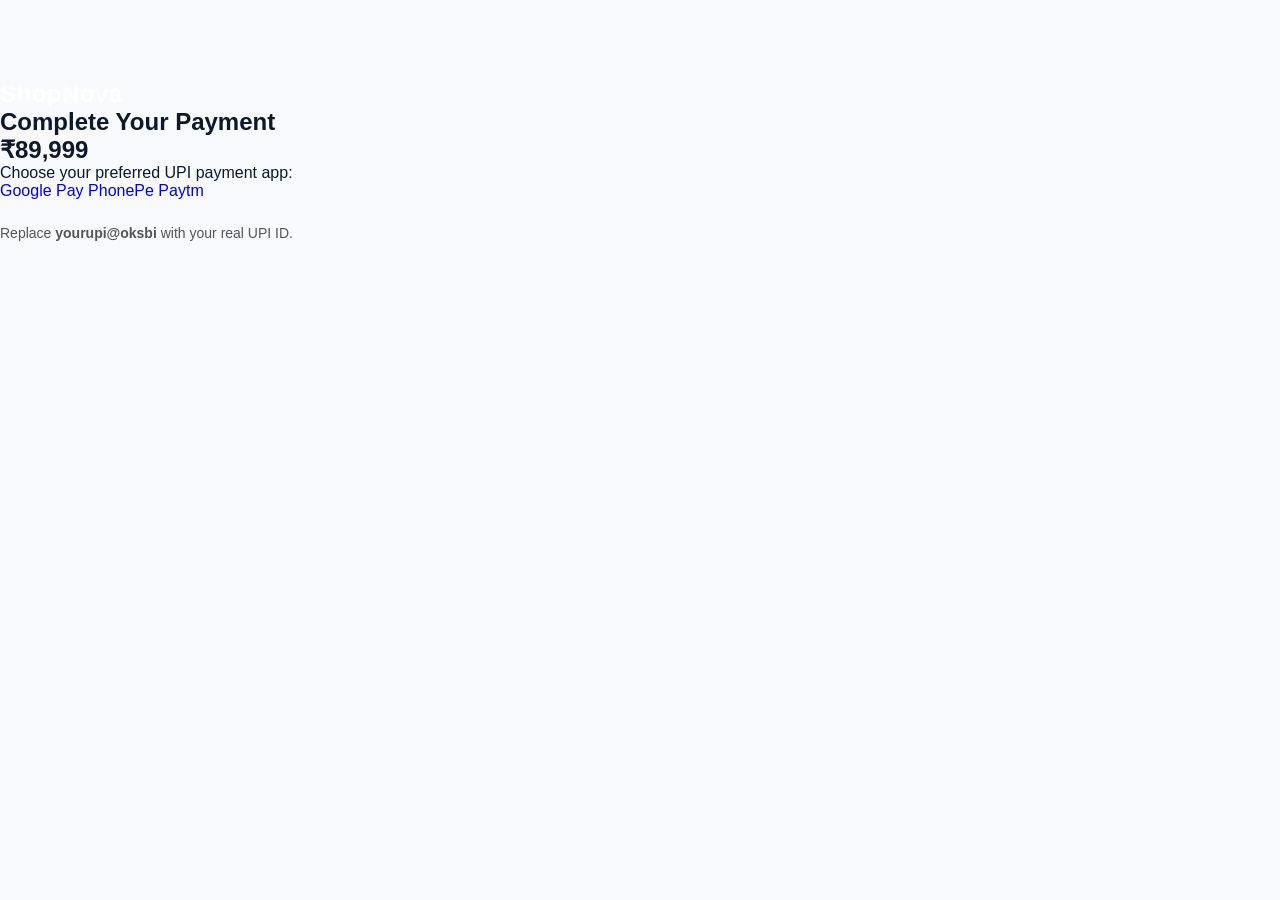
<file: checkout.html>
<!DOCTYPE html>
<html lang="en">
<head>
    <meta charset="UTF-8">
    <meta name="viewport" content="width=device-width, initial-scale=1.0">
    <title>ShopNova Payment</title>
    <link rel="stylesheet" href="style.css">
</head>

<body>

<header>
    <div class="logo">ShopNova</div>
</header>

<section class="product-page">

    <div class="product-info" style="width:100%;">

        <h1>Complete Your Payment</h1>

        <h2>₹89,999</h2>

        <p>Choose your preferred UPI payment app:</p>

        <div class="buttons" style="flex-wrap:wrap;">

            <a href="upi://pay?pa=yourupi@oksbi&pn=ShopNova&am=89999"
               class="buy-btn"
               style="text-decoration:none;display:inline-block;text-align:center;">
               Google Pay
            </a>

            <a href="upi://pay?pa=yourupi@oksbi&pn=ShopNova&am=89999"
               class="buy-btn"
               style="text-decoration:none;display:inline-block;text-align:center;">
               PhonePe
            </a>

            <a href="upi://pay?pa=yourupi@oksbi&pn=ShopNova&am=89999"
               class="buy-btn"
               style="text-decoration:none;display:inline-block;text-align:center;">
               Paytm
            </a>

        </div>

        <p style="margin-top:25px;font-size:14px;color:#555;">
            Replace <strong>yourupi@oksbi</strong> with your real UPI ID.
        </p>

    </div>

</section>

</body>
</html>
</file>
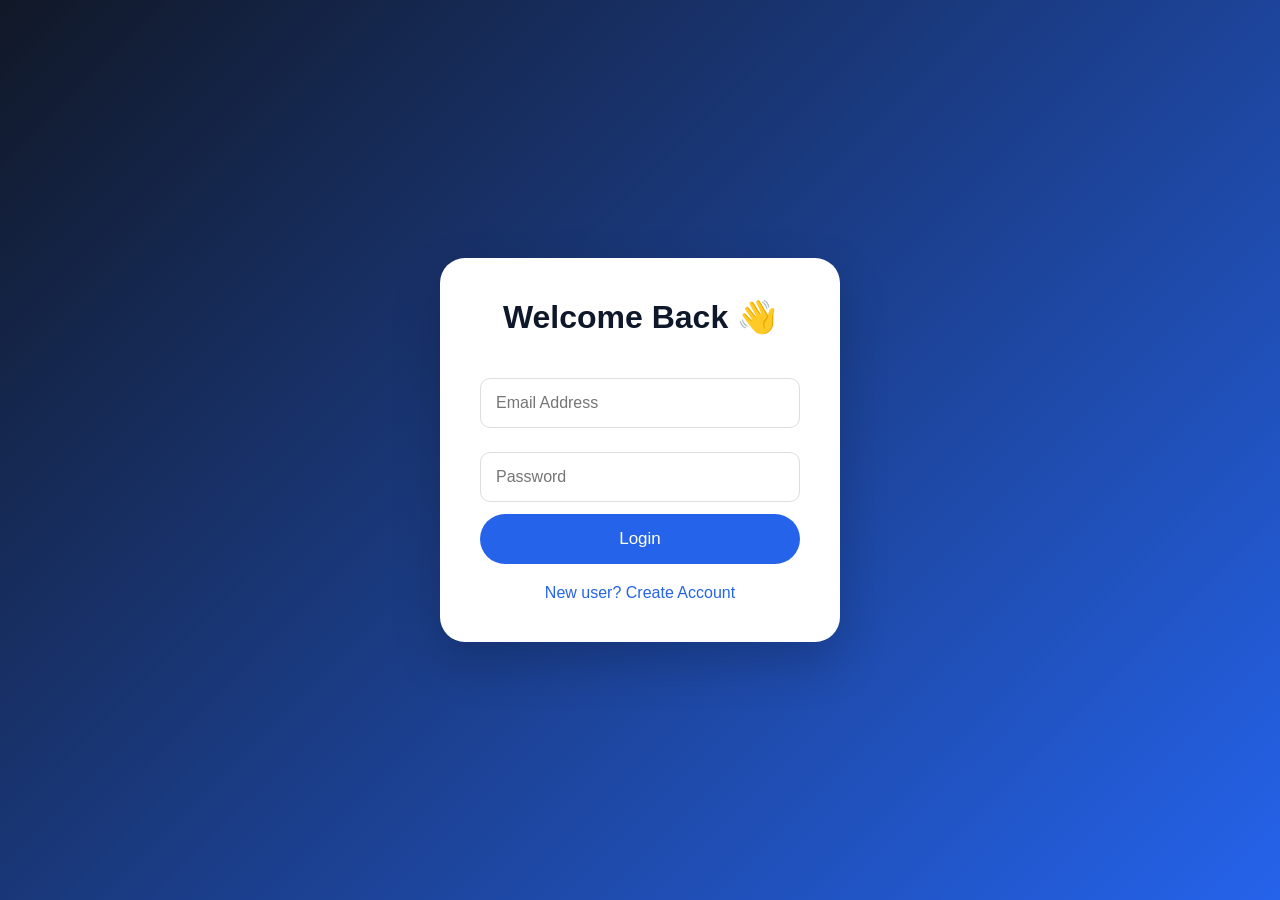
<file: login.html>
<!DOCTYPE html>

<html lang="en">

<head>

<meta charset="UTF-8">

<meta name="viewport" content="width=device-width, initial-scale=1.0">


<title>ShopNova | Login</title>


<link rel="stylesheet" href="../style.css">



<style>


body{

    min-height:100vh;

    background:
    linear-gradient(
    135deg,
    #111827,
    #2563eb
    );

}



.auth-container{


    width:400px;

    background:white;

    padding:40px;

    border-radius:25px;

    position:absolute;

    top:50%;

    left:50%;

    transform:translate(-50%,-50%);


    box-shadow:
    0 20px 50px rgba(0,0,0,.2);


}



.auth-container h1{

    text-align:center;

    margin-bottom:30px;

}



.auth-container input{


    width:100%;

    padding:15px;

    margin:12px 0;

    border-radius:10px;

    border:1px solid #ddd;

    outline:none;

    font-size:16px;


}




.auth-btn{


    width:100%;

    padding:15px;

    background:#2563eb;

    color:white;

    border:none;

    border-radius:30px;

    font-size:17px;

    cursor:pointer;


}



.auth-btn:hover{

    background:#111827;

}



.switch{


    text-align:center;

    margin-top:20px;

    color:#2563eb;

    cursor:pointer;

}




#registerBox{

    display:none;

}




</style>


</head>



<body>




<div class="auth-container">



<!-- LOGIN -->


<div id="loginBox">


<h1>

Welcome Back 👋

</h1>



<input

id="loginEmail"

type="email"

placeholder="Email Address">


<input

id="loginPassword"

type="password"

placeholder="Password">



<button

class="auth-btn"

onclick="login()">

Login

</button>



<p class="switch"

onclick="showRegister()">

New user? Create Account

</p>



</div>






<!-- REGISTER -->


<div id="registerBox">


<h1>

Create Account 🚀

</h1>



<input

id="name"

type="text"

placeholder="Full Name">



<input

id="email"

type="email"

placeholder="Email Address">


<input

id="password"

type="password"

placeholder="Password">



<button

class="auth-btn"

onclick="register()">

Register

</button>



<p class="switch"

onclick="showLogin()">

Already have account? Login

</p>


</div>



</div>






<script>



function showRegister(){


document.getElementById("loginBox")
.style.display="none";


document.getElementById("registerBox")
.style.display="block";


}





function showLogin(){


document.getElementById("registerBox")
.style.display="none";


document.getElementById("loginBox")
.style.display="block";


}





function register(){


let user={


name:
document.getElementById("name").value,


email:
document.getElementById("email").value,


password:
document.getElementById("password").value


};



if(
user.email==="" ||
user.password===""
){


alert("Please fill all details");


return;


}



localStorage.setItem(

"user",

JSON.stringify(user)

);



alert(

"Registration Successful 🎉"

);



showLogin();


}







function login(){


let user =

JSON.parse(

localStorage.getItem("user")

);



let email =

document.getElementById("loginEmail")
.value;



let password =

document.getElementById("loginPassword")
.value;




if(

user &&

email===user.email &&

password===user.password

){


localStorage.setItem(

"loggedIn",

"true"

);



alert(

"Login Successful 🚀"

);



window.location.href="../index.html";



}

else{


alert(

"Invalid Email or Password"

);


}



}




</script>




</body>

</html>
</file>
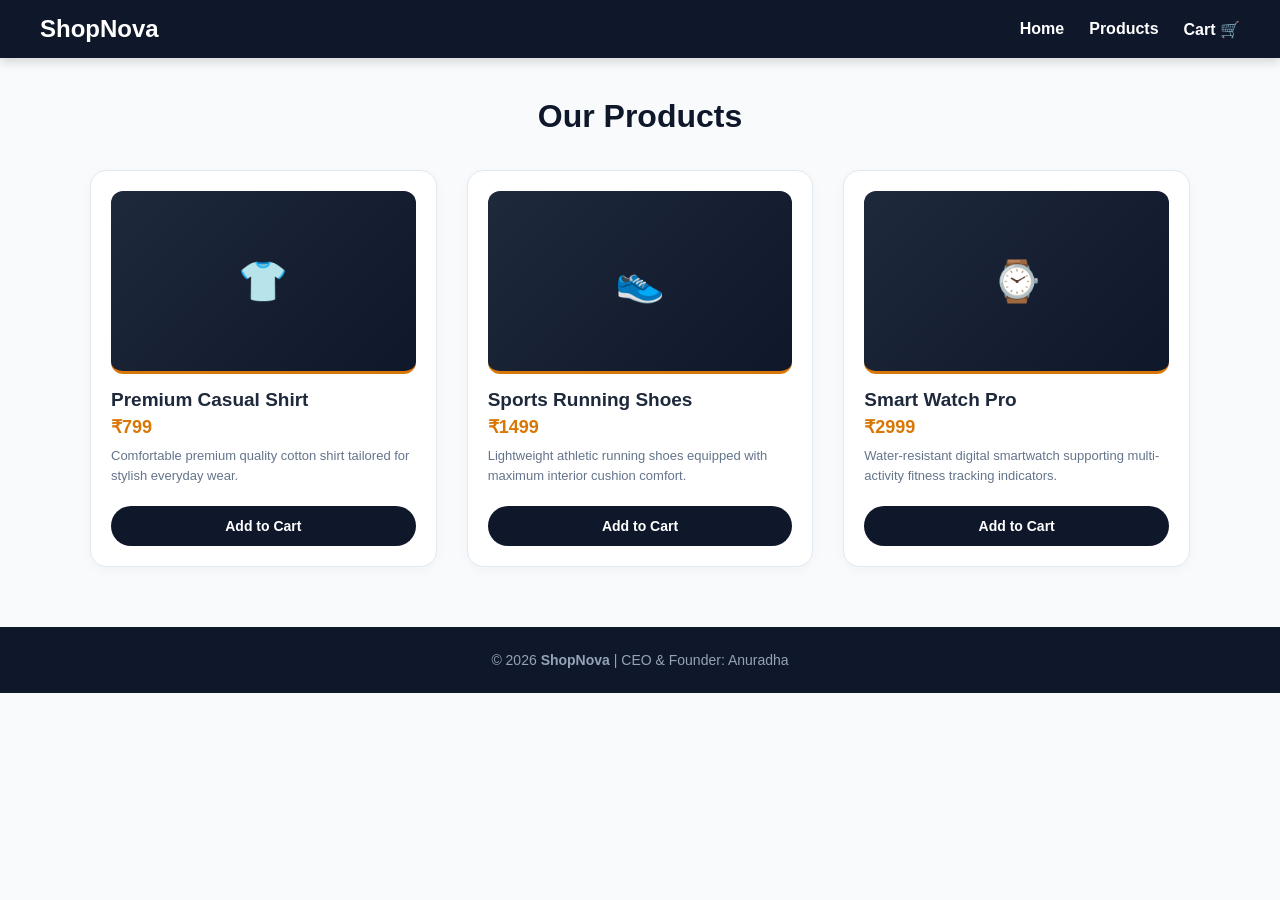
<file: products.html>
<!DOCTYPE html>
<html lang="en">
<head>
    <meta charset="UTF-8">
    <meta name="viewport" content="width=device-width, initial-scale=1.0">
    <title>ShopNova - Products</title>
    <style>
        :root { --primary: #0f172a; --accent: #d97706; --bg-light: #f8fafc; --text-dark: #334155; }
        body { font-family: 'Segoe UI', Arial, sans-serif; margin: 0; padding: 0; background-color: var(--bg-light); padding-bottom: 80px; }
        header { background-color: var(--primary); color: white; padding: 15px 40px; display: flex; justify-content: space-between; align-items: center; box-shadow: 0 4px 10px rgba(0,0,0,0.15); }
        header h1 { margin: 0; font-size: 24px; font-weight: 700; }
        nav { display: flex; gap: 25px; }
        nav a { color: white; text-decoration: none; font-weight: 600; font-size: 16px; }
        .container { max-width: 1100px; margin: 40px auto; padding: 0 20px; text-align: center; }
        h2 { color: var(--primary); font-size: 32px; margin-bottom: 35px; font-weight: 700; }
        .products-grid { display: grid; grid-template-columns: repeat(auto-fit, minmax(280px, 1fr)); gap: 30px; justify-content: center; }
        .product-card { background: white; border: 1px solid #e2e8f0; border-radius: 16px; padding: 20px; box-shadow: 0 4px 12px rgba(0,0,0,0.03); text-align: left; }
        .image-placeholder-box {
            width: 100%; height: 180px; background: linear-gradient(135deg, #1e293b 0%, #0f172a 100%); border-radius: 12px; display: flex; align-items: center; justify-content: center; color: white; font-size: 40px; font-weight: 700; margin-bottom: 15px; border-bottom: 3px solid var(--accent);
        }
        .product-card h3 { font-size: 19px; margin: 0 0 5px 0; color: #1e293b; font-weight: 700; }
        .product-card .price { font-weight: bold; color: var(--accent); font-size: 18px; margin-bottom: 8px; }
        .product-card .desc { font-size: 13px; color: #64748b; height: 40px; margin-bottom: 20px; line-height: 1.5; overflow: hidden; }
        .add-btn { width: 100%; background-color: var(--primary); color: white; border: none; padding: 12px; border-radius: 25px; cursor: pointer; font-weight: bold; font-size: 14px; }
        footer { background-color: var(--primary); color: #94a3b8; text-align: center; padding: 25px; margin-top: 60px; font-size: 14px; }
    </style>
</head>
<body>
    <header>
        <h1>ShopNova</h1>
        <nav><a href="index.html">Home</a><a href="products.html">Products</a><a href="cart.html">Cart 🛒</a></nav>
    </header>
    <div class="container">
        <h2>Our Products</h2>
        <div class="products-grid">
            <div class="product-card">
                <div class="image-placeholder-box">👕</div>
                <h3>Premium Casual Shirt</h3><div class="price">₹799</div>
                <div class="desc">Comfortable premium quality cotton shirt tailored for stylish everyday wear.</div>
                <button class="add-btn" onclick="addToCart('Premium Casual Shirt', 799)">Add to Cart</button>
            </div>
            <div class="product-card">
                <div class="image-placeholder-box">👟</div>
                <h3>Sports Running Shoes</h3><div class="price">₹1499</div>
                <div class="desc">Lightweight athletic running shoes equipped with maximum interior cushion comfort.</div>
                <button class="add-btn" onclick="addToCart('Sports Running Shoes', 1499)">Add to Cart</button>
            </div>
            <div class="product-card">
                <div class="image-placeholder-box">⌚</div>
                <h3>Smart Watch Pro</h3><div class="price">₹2999</div>
                <div class="desc">Water-resistant digital smartwatch supporting multi-activity fitness tracking indicators.</div>
                <button class="add-btn" onclick="addToCart('Smart Watch Pro', 2999)">Add to Cart</button>
            </div>
        </div>
    </div>
    <footer>&copy; 2026 <strong>ShopNova</strong> | CEO & Founder: Anuradha</footer>
    <script>
        function addToCart(name, price) {
            let cart = JSON.parse(localStorage.getItem('shopnova_cart')) || [];
            cart.push({ name: name, price: price });
            localStorage.setItem('shopnova_cart', JSON.stringify(cart));
            alert(name + " successfully added to your cart!");
        }
    </script>
</body>
</html>
</file>
<file: style.css>
/* Universal Formats and Core Resets */
* {
    margin: 0;
    padding: 0;
    box-sizing: border-box;
    font-family: 'Segoe UI', Roboto, -apple-system, BlinkMacSystemFont, sans-serif;
}

body {
    background-color: #f8fafc;
    color: #0f172a;
    padding-top: 80px;
}

.container {
    max-width: 1200px;
    margin: 0 auto;
    padding: 60px 20px;
}

/* Premium High-End Navigation Bar */
.navbar {
    background-color: #0a192f;
    position: fixed;
    top: 0;
    left: 0;
    width: 100%;
    z-index: 1000;
    box-shadow: 0 4px 25px rgba(0,0,0,0.15);
    height: 80px;
    display: flex;
    align-items: center;
}

.nav-container {
    max-width: 1200px;
    width: 100%;
    margin: 0 auto;
    display: flex;
    justify-content: space-between;
    align-items: center;
    padding: 0 20px;
}

.logo {
    font-size: 24px;
    font-weight: 700;
    color: #ffffff;
    letter-spacing: 0.5px;
}

.search-box {
    display: flex;
    align-items: center;
    flex: 0 1 420px;
    margin: 0 20px;
}

.search-box input {
    width: 100%;
    padding: 12px 18px;
    border: none;
    border-radius: 6px 0 0 6px;
    font-size: 14px;
    background-color: #f1f5f9;
    color: #0f172a;
}

.search-box button {
    background-color: #ff9933;
    border: none;
    padding: 12px 18px;
    border-radius: 0 6px 6px 0;
    cursor: pointer;
    color: white;
    font-weight: bold;
}

.nav-links {
    display: flex;
    align-items: center;
}

.nav-links a {
    color: #cbd5e1;
    text-decoration: none;
    margin-left: 26px;
    font-weight: 500;
    transition: color 0.2s ease;
    font-size: 15px;
}

.nav-links a:hover, .nav-links a.active {
    color: #ff9933;
}

/* Professional Multi-Channel Contact Dropdown Component */
.social-dropdown-wrapper {
    position: relative;
    display: inline-block;
    margin-left: 26px;
}

.nav-links .contact-btn {
    background-color: #138808;
    color: white;
    padding: 10px 20px;
    border-radius: 6px;
    border: none;
    font-size: 15px;
    font-weight: 600;
    cursor: pointer;
    transition: background-color 0.2s, transform 0.1s;
}

.nav-links .contact-btn:hover {
    background-color: #0f6c06;
    transform: translateY(-1px);
}

.social-gateway-card {
    position: absolute;
    top: 55px;
    right: 0;
    background: rgba(10, 25, 47, 0.98);
    backdrop-filter: blur(10px);
    border: 1px solid rgba(255, 255, 255, 0.1);
    width: 250px;
    border-radius: 10px;
    padding: 15px;
    box-shadow: 0 10px 30px rgba(0,0,0,0.3);
    display: flex;
    flex-direction: column;
    gap: 10px;
    opacity: 0;
    visibility: hidden;
    transform: translateY(10px);
    transition: all 0.3s cubic-bezier(0.16, 1, 0.3, 1);
    z-index: 1100;
}

/* Active gateway switch triggered from JS tap */
.active-gateway {
    opacity: 1 !important;
    visibility: visible !important;
    transform: translateY(0) !important;
}

.gateway-header {
    font-size: 11px;
    font-weight: 800;
    color: #64748b;
    letter-spacing: 1.5px;
    border-bottom: 1px solid rgba(255,255,255,0.08);
    padding-bottom: 5px;
    margin-bottom: 2px;
}

.social-link {
    display: flex;
    align-items: center;
    gap: 12px;
    color: #cbd5e1 !important;
    text-decoration: none;
    padding: 10px 12px;
    border-radius: 6px;
    font-size: 14px;
    font-weight: 600;
    margin-left: 0 !important;
    transition: background 0.2s ease, color 0.2s ease;
}

.social-link .icon { font-size: 16px; }
.social-link.wa:hover { background: rgba(37, 211, 102, 0.15); color: #25D366 !important; }
.social-link.ig:hover { background: rgba(225, 48, 108, 0.15); color: #e1306c !important; }
.social-link.ln:hover { background: rgba(0, 119, 181, 0.15); color: #0077b5 !important; }

/* Full-Bleed Luxury Wallpaper Background Hero */
.hero-banner-premium {
    position: relative;
    width: 100%;
    min-height: 500px;
    background: url('images/luxury-banner.jpg') no-repeat center center;
    background-size: cover;
    display: flex;
    align-items: center;
    justify-content: center;
    text-align: center;
    padding: 80px 20px;
}

.hero-overlay-blur {
    position: absolute;
    top: 0;
    left: 0;
    width: 100%;
    height: 100%;
    background: linear-gradient(to right, rgba(10, 25, 47, 0.8), rgba(10, 25, 47, 0.4));
    z-index: 1;
}

.hero-content-premium {
    position: relative;
    z-index: 2;
    max-width: 800px;
}

.badge-luxury {
    background-color: #ff9933;
    color: #ffffff;
    padding: 6px 16px;
    border-radius: 4px;
    font-size: 11px;
    font-weight: 700;
    letter-spacing: 2px;
}

.hero-title-luxury {
    font-size: 46px;
    font-weight: 800;
    color: #ffffff;
    margin-top: 20px;
    text-shadow: 0 2px 12px rgba(0,0,0,0.4);
}

.year-highlight {
    color: #ff9933;
}

.hero-subtitle-luxury {
    font-size: 17px;
    color: #cbd5e1;
    margin: 15px 0 35px 0;
}

.explore-btn-luxury {
    background-color: #ffffff;
    color: #0a192f;
    padding: 14px 34px;
    border-radius: 6px;
    text-decoration: none;
    font-weight: 700;
    font-size: 15px;
    box-shadow: 0 4px 15px rgba(0,0,0,0.2);
    transition: all 0.2s ease, transform 0.2s;
}

.explore-btn-luxury:hover {
    background-color: #ff9933;
    color: #ffffff;
    transform: translateY(-2px);
}

/* Luxury Watermark Brand Bar Styling */
.brands-section {
    background-color: #ffffff;
    padding: 30px 20px;
    border-bottom: 1px solid #e2e8f0;
    text-align: center;
}

.container-brands {
    max-width: 1200px;
    margin: 0 auto;
}

.brands-title {
    font-size: 11px;
    font-weight: 700;
    color: #64748b;
    letter-spacing: 2px;
    margin-bottom: 20px;
}

.brands-grid-row {
    display: flex;
    justify-content: space-around;
    align-items: center;
    flex-wrap: wrap;
    gap: 25px;
}

.brands-grid-row span {
    font-size: 16px;
    font-weight: 800;
    color: #cbd5e1;
    letter-spacing: 1.5px;
    transition: color 0.2s;
    cursor: default;
}

.brands-grid-row span:hover {
    color: #0a192f;
}

/* Strict Clean Side-by-Side Product Card Grids */
.section-title {
    font-size: 28px;
    color: #0a192f;
    margin-bottom: 40px;
    font-weight: 700;
}

.products-grid {
    display: grid !important;
    grid-template-columns: repeat(auto-fit, minmax(280px, 1fr)) !important;
    gap: 35px !important;
    width: 100%;
}

.product-card {
    background: #ffffff;
    border-radius: 12px;
    overflow: hidden;
    border: 1px solid #e2e8f0;
    display: flex !important;
    flex-direction: column !important;
    transition: transform 0.3s ease, box-shadow 0.3s ease;
}

.product-card:hover {
    transform: translateY(-6px);
    box-shadow: 0 12px 25px rgba(0,0,0,0.07);
}

.img-container {
    width: 100% !important;
    height: 300px !important;
    overflow: hidden !important;
    background-color: #f8fafc;
}

.img-container img {
    width: 100% !important;
    height: 100% !important;
    object-fit: cover !important;
}

.card-details {
    padding: 24px;
    display: flex !important;
    flex-direction: column !important;
    flex-grow: 1;
    text-align: center;
}

.card-details h3 {
    font-size: 18px;
    color: #0a192f;
    font-weight: 600;
    margin-bottom: 10px;
}

.description-text {
    font-size: 13px;
    color: #64748b;
    line-height: 1.5;
    margin-bottom: 15px;
    flex-grow: 1;
}

.price {
    font-size: 20px;
    font-weight: 700;
    color: #138808;
    margin-bottom: 18px;
}

/* Highly Professionalized Interactive E-Commerce Buttons */
.add-btn {
    background-color: #138808;
    border: none;
    color: white;
    padding: 12px;
    border-radius: 6px;
    font-size: 14px;
    font-weight: 700;
    cursor: pointer;
    width: 100%;
    transition: background-color 0.2s, transform 0.1s;
    margin-top: auto;
    box-shadow: 0 4px 10px rgba(19,136,8,0.15);
}

.add-btn:hover {
    background-color: #0f6c06;
    transform: translateY(-1px);
}

.add-btn:active {
    transform: translateY(0);
}

/* Premium High-Conversion Store Footer */
.main-footer {
    background-color: #0a192f;
    color: #cbd5e1;
    padding: 60px 20px;
    text-align: center;
    border-top: 4px solid #ff9933;
    margin-top: 80px;
}

.footer-content {
    max-width: 800px;
    margin: 0 auto;
}

.footer-content h3 {
    color: #ffffff;
    font-size: 22px;
    margin-bottom: 10px;
}

.footer-tagline {
    font-size: 14px;
    color: #94a3b8;
}

.footer-divider-line {
    height: 1px;
    width: 100%;
    background-color: rgba(255,255,255,0.08);
    margin: 30px 0;
}

.copyright-text {
    font-size: 13px;
    font-weight: 600;
    color: #cbd5e1;
}

.legal-disclaimer {
    font-size: 11px;
    color: #64748b;
    margin-top: 15px;
    line-height: 1.6;
}

/* Specific Styles for Cart View Items Content Row Trash Handles */
.remove-item-btn:hover {
    color: #dc2626 !important;
    transform: scale(1.15);
    transition: all 0.15s ease;
}
</file>
